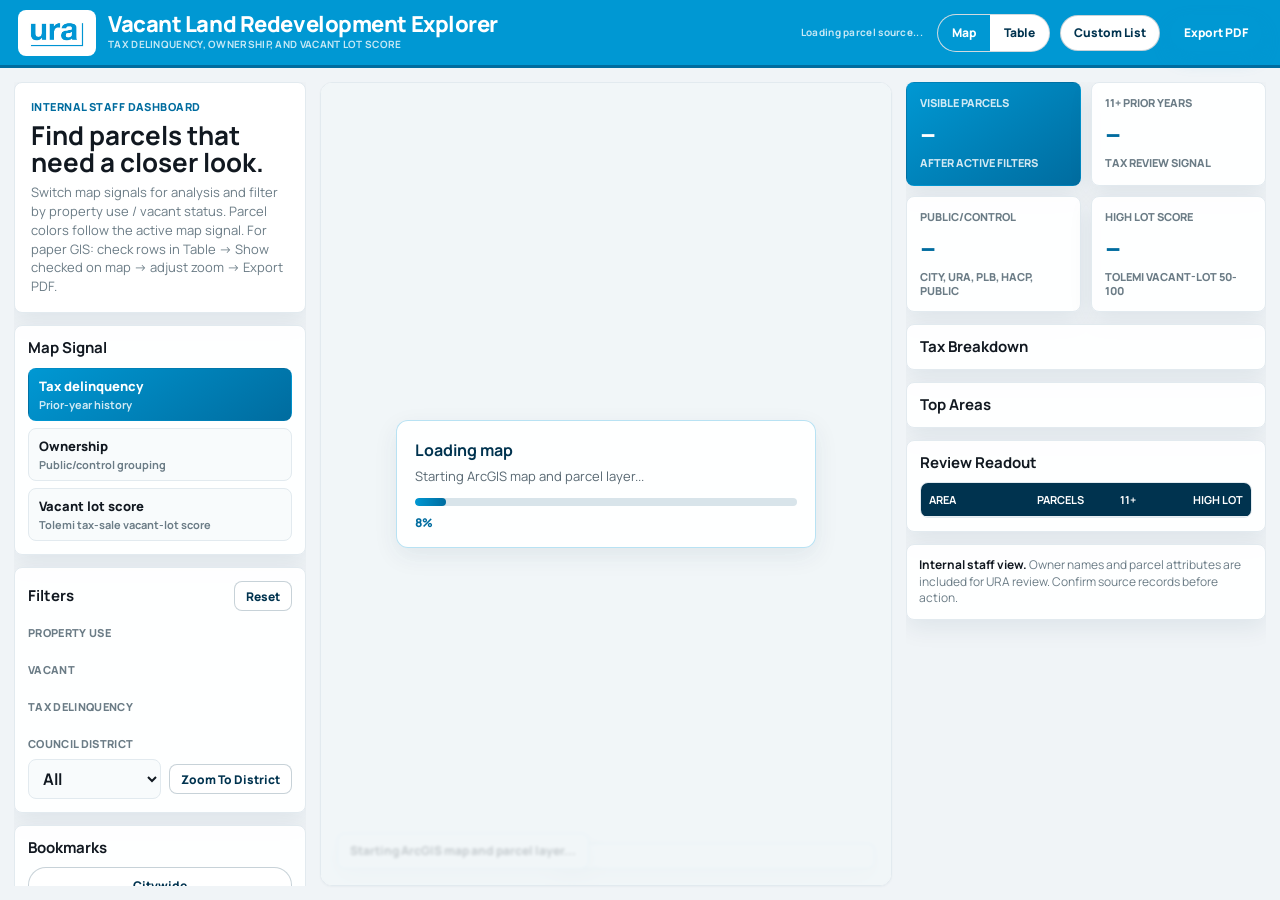
<file: docs/index.html>
<!doctype html>
<html lang="en">
  <head>
    <meta charset="utf-8" />
    <meta name="viewport" content="width=device-width, initial-scale=1" />
    <meta name="description" content="URA's map-first workspace for reviewing vacant-land redevelopment signals in Pittsburgh." />
    <meta name="theme-color" content="#0098d3" />
    <meta property="og:title" content="Vacant Land Redevelopment Explorer" />
    <meta property="og:description" content="URA's map-first workspace for reviewing vacant-land redevelopment signals in Pittsburgh." />
    <meta property="og:image" content="assets/vacant-land-redevelopment-thumbnail.png" />
    <meta name="twitter:card" content="summary_large_image" />
    <title>Vacant Land Redevelopment Explorer</title>
    <link rel="preconnect" href="https://js.arcgis.com" />
    <link rel="stylesheet" href="https://js.arcgis.com/4.30/esri/themes/light/main.css" />
    <link rel="stylesheet" href="styles.css" />
  </head>
  <body>
    <header class="app-header" aria-label="URA vacant land dashboard header">
      <a class="brand" href="https://www.ura.org/" aria-label="Urban Redevelopment Authority of Pittsburgh">
        <img src="assets/ura-wordmark.png" alt="URA Urban Redevelopment Authority of Pittsburgh logo" />
        <span>
          <strong>Vacant Land Redevelopment Explorer</strong>
          <em>Tax delinquency, ownership, and vacant lot score</em>
        </span>
      </a>
      <p class="freshness" id="sourceFreshness">
        Loading parcel source...
      </p>
      <div class="header-actions">
        <div class="view-toggle" role="group" aria-label="App view">
          <button class="view-toggle-button is-active" type="button" data-view-mode="map">Map</button>
          <button class="view-toggle-button" type="button" data-view-mode="table">Table</button>
        </div>
        <button class="ghost-button" id="customListButton" type="button">Custom List</button>
        <button class="small-button is-hidden" id="clearCustomListButton" type="button">Clear list</button>
        <button class="small-button is-hidden" id="clearCheckedMapButton" type="button">Clear checked map</button>
        <button class="primary-button" id="exportPdfButton" type="button">Export PDF</button>
        <button class="primary-button is-hidden" id="exportXlsxButton" type="button">Export XLSX</button>
      </div>
    </header>

    <main class="dashboard-shell" id="mapView">
      <aside class="control-panel" aria-label="Map controls">
        <section class="panel hero-panel">
          <span class="eyebrow">Internal staff dashboard</span>
          <h1>Find parcels that need a closer look.</h1>
          <p>Switch map signals for analysis and filter by property use / vacant status. Parcel colors follow the active map signal. For paper GIS: check rows in Table → Show checked on map → adjust zoom → Export PDF.</p>
          <div class="custom-list-banner is-hidden" id="customListBanner" aria-live="polite"></div>
          <div class="custom-list-banner checked-map-banner is-hidden" id="checkedMapBanner" aria-live="polite"></div>
        </section>

        <section class="panel">
          <div class="panel-head">
            <h2>Map Signal</h2>
          </div>
          <div class="segmented-control" id="signalModeControls" aria-label="Map signal"></div>
        </section>

        <section class="panel">
          <div class="panel-head">
            <h2>Filters</h2>
            <button class="small-button" id="resetFilters" type="button">Reset</button>
          </div>
          <h3>Property Use</h3>
          <div class="filter-list" id="useGroupFilters"></div>
          <h3>Vacant</h3>
          <div class="filter-list" id="vacantFilters"></div>
          <h3 id="signalFilterHeading">Tax Delinquency</h3>
          <div class="filter-list" id="signalFilters"></div>
          <h3>Council District</h3>
          <div class="district-filter">
            <label class="district-filter-label" for="councilDistrictSelect">
              <span class="sr-only">Council District</span>
              <select id="councilDistrictSelect" aria-label="Council District">
                <option value="">All</option>
              </select>
            </label>
            <button class="small-button" id="zoomToDistrictButton" type="button">Zoom To District</button>
          </div>
        </section>

        <section class="panel">
          <div class="panel-head">
            <h2>Bookmarks</h2>
          </div>
          <div class="bookmark-grid" aria-label="Area bookmarks">
            <button class="bookmark" data-center="-79.9959,40.4406" data-zoom="12" type="button">Citywide</button>
            <button class="bookmark" data-center="-79.9105,40.4572" data-zoom="14" type="button">Homewood</button>
            <button class="bookmark" data-center="-79.9706,40.4467" data-zoom="14" type="button">Hill District</button>
            <button class="bookmark" data-center="-80.0140,40.4682" data-zoom="14" type="button">Perry South</button>
            <button class="bookmark" data-center="-79.9137,40.4668" data-zoom="14" type="button">Larimer</button>
          </div>
        </section>

        <section class="panel">
          <div class="panel-head">
            <h2>Legend</h2>
          </div>
          <div class="legend-list" id="sideLegend"></div>
        </section>
      </aside>

      <section class="map-stage" aria-label="Vacant land redevelopment map">
        <div id="viewDiv"></div>
        <div class="map-loading-overlay" id="mapLoadingOverlay" aria-live="polite" aria-busy="true">
          <div class="map-loading-card">
            <strong id="mapLoadingTitle">Loading map</strong>
            <p id="mapLoadingStep">Starting ArcGIS map and parcel layer...</p>
            <div class="map-loading-track" aria-hidden="true">
              <div class="map-loading-bar" id="mapLoadingBar"></div>
            </div>
            <span class="map-loading-percent" id="mapLoadingPercent">8%</span>
          </div>
        </div>
        <div class="map-legend" id="mapLegend" aria-label="Current map legend"></div>
        <div class="map-status" id="mapStatus" aria-live="polite">Loading vacant land parcels...</div>
        <div class="export-status" id="exportStatus" aria-live="polite"></div>
      </section>

      <aside class="summary-panel" aria-label="Dashboard summary">
        <section class="metric-grid" aria-label="Current map metrics">
          <article class="metric-card primary">
            <span>Visible parcels</span>
            <strong id="visibleParcelMetric">--</strong>
            <em>after active filters</em>
          </article>
          <article class="metric-card">
            <span>11+ prior years</span>
            <strong id="longDelinquencyMetric">--</strong>
            <em>tax review signal</em>
          </article>
          <article class="metric-card">
            <span>Public/control</span>
            <strong id="publicControlMetric">--</strong>
            <em>City, URA, PLB, HACP, public</em>
          </article>
          <article class="metric-card">
            <span>High lot score</span>
            <strong id="vacantLotScoreMetric">--</strong>
            <em>Tolemi vacant-lot 50-100</em>
          </article>
        </section>

        <section class="panel">
          <div class="panel-head">
            <h2 id="signalChartTitle">Tax Breakdown</h2>
          </div>
          <div class="native-chart" id="signalChart" role="img" aria-label="Current signal breakdown"></div>
        </section>

        <section class="panel">
          <div class="panel-head">
            <h2>Top Areas</h2>
          </div>
          <div class="native-chart" id="areaChart" role="img" aria-label="Top neighborhoods under active filters"></div>
        </section>

        <section class="panel">
          <div class="panel-head">
            <h2>Review Readout</h2>
          </div>
          <div class="table-wrap">
            <table>
              <thead>
                <tr>
                  <th>Area</th>
                  <th>Parcels</th>
                  <th>11+</th>
                  <th>High lot</th>
                </tr>
              </thead>
              <tbody id="reviewTableBody"></tbody>
            </table>
          </div>
        </section>

        <section class="source-note">
          <strong>Internal staff view.</strong>
          Owner names and parcel attributes are included for URA review. Confirm source records before action.
        </section>
      </aside>
    </main>

    <section class="table-view" id="tableView" aria-label="Parcel spreadsheet table">
      <div class="table-toolbar">
        <div class="table-toolbar-main">
          <div class="table-workspace-heading">
            <span class="table-eyebrow">Parcel workspace</span>
            <strong id="tableRowCount">0 parcels</strong>
            <span class="table-toolbar-note" id="tableUniverseNote">All parcels available in the published dashboard bundle.</span>
          </div>
          <label class="table-universe">
            <span>Table universe</span>
            <select id="tableUniverseSelect" aria-describedby="tableUniverseNote">
              <option value="all">All published parcels</option>
              <option value="epp">EPP parcels only</option>
              <option value="map">Current map results</option>
            </select>
          </label>
          <label class="table-search">
            <span>Search this list</span>
            <input id="tableSearchInput" type="search" placeholder="Try a PIN, owner, project, or neighborhood" />
          </label>
        </div>
        <div class="table-toolbar-actions">
          <div class="table-selection-actions" aria-label="Selected parcel actions">
            <span class="table-action-label">Selected parcels</span>
            <span class="table-checked-count" id="tableCheckedCount">0 checked</span>
            <button class="small-button" id="tableSelectPageButton" type="button">Select this page</button>
            <button class="small-button quiet-button" id="tableClearCheckedButton" type="button" disabled>Clear selection</button>
            <button class="primary-button" id="tableShowCheckedMapButton" type="button" disabled>View on map</button>
            <button class="small-button" id="tableExportCheckedPdfButton" type="button" disabled>Export selected PDF</button>
          </div>
          <div class="table-utility-actions" aria-label="Table utilities">
            <details class="table-menu" id="tableHelpMenu">
              <summary class="small-button info-button">Help &amp; data</summary>
              <div class="table-menu-popover table-help-popover">
                <p class="table-menu-intro">New to the dataset? Start here before interpreting a field or acting on a record.</p>
                <button class="table-menu-item" id="tableDictionaryButton" type="button" aria-haspopup="dialog">
                  <strong>Understand the columns</strong>
                  <span>Plain-language definitions and the source for every field.</span>
                </button>
                <button class="table-menu-item" id="tableSourcesButton" type="button" aria-haspopup="dialog">
                  <strong>Check data freshness</strong>
                  <span>See each source and when its current snapshot was updated.</span>
                </button>
              </div>
            </details>
            <details class="table-menu" id="tableOptionsMenu">
              <summary class="small-button">Table options</summary>
              <div class="table-menu-popover compact-menu-popover">
                <button class="table-menu-item" id="tableColumnsButton" type="button">
                  <strong>Choose visible columns</strong>
                  <span>Show only the fields useful for your review.</span>
                </button>
              </div>
            </details>
          </div>
          <button class="primary-button" id="tableExportButton" type="button">Export XLSX</button>
        </div>
      </div>

      <section class="table-filter-panel" aria-labelledby="tableFilterTitle">
        <div class="table-filter-heading">
          <div>
            <span class="table-eyebrow">Step 1</span>
            <h2 id="tableFilterTitle">Narrow the parcel list</h2>
            <p>Start with the common filters. Open “More filters” only when you need a specific program or source field.</p>
          </div>
          <div class="table-filter-status">
            <span id="tableActiveFilterCount">No table filters applied</span>
            <button class="small-button quiet-button" id="tableClearFilters" type="button">Reset filters</button>
          </div>
        </div>
        <div class="table-filter-bar" id="tableFilterBar"></div>
      </section>

      <div class="spreadsheet-wrap">
        <table class="spreadsheet-table" id="spreadsheetTable">
          <thead id="spreadsheetHead"></thead>
          <tbody id="spreadsheetBody"></tbody>
        </table>
      </div>

      <div class="table-pagination">
        <button class="small-button" id="tablePrevPage" type="button">Previous</button>
        <span id="tablePageLabel">Page 1</span>
        <button class="small-button" id="tableNextPage" type="button">Next</button>
        <label class="table-page-size">
          Rows
          <select id="tablePageSize">
            <option value="100">100</option>
            <option value="250" selected>250</option>
            <option value="500">500</option>
          </select>
        </label>
      </div>
    </section>

    <div class="modal-backdrop is-hidden" id="columnPickerModal" aria-hidden="true">
      <div class="modal-card" role="dialog" aria-labelledby="columnPickerTitle">
        <div class="modal-head">
          <h2 id="columnPickerTitle">Visible columns</h2>
          <button class="small-button" type="button" data-close-modal="columnPickerModal">Close</button>
        </div>
        <div class="modal-checklist" id="columnPickerList"></div>
        <div class="modal-actions">
          <button class="small-button" id="columnPickerSelectAll" type="button">Select all</button>
          <button class="small-button" id="columnPickerSelectNone" type="button">Select none</button>
          <button class="primary-button" type="button" data-close-modal="columnPickerModal">Done</button>
        </div>
      </div>
    </div>

    <div class="modal-backdrop is-hidden" id="dataDictionaryModal" aria-hidden="true">
      <div class="modal-card wide-modal" role="dialog" aria-modal="true" aria-labelledby="dataDictionaryTitle">
        <div class="modal-head">
          <div>
            <span class="modal-eyebrow">Data guide</span>
            <h2 id="dataDictionaryTitle">Understand the table columns</h2>
            <p>Use this guide when a label or value is unfamiliar. Each row explains what the field means and where it came from.</p>
          </div>
          <button class="small-button" type="button" data-close-modal="dataDictionaryModal">Close</button>
        </div>
        <label class="dictionary-search">
          <span>Find a field</span>
          <input id="dataDictionarySearch" type="search" placeholder="Search a column name, meaning, or source" />
        </label>
        <div class="dictionary-table-wrap">
          <table class="dictionary-table">
            <thead><tr><th>Column</th><th>Description</th><th>Source</th></tr></thead>
            <tbody id="dataDictionaryBody"></tbody>
          </table>
        </div>
        <div class="modal-actions dictionary-footer">
          <p>Screening definitions only. Confirm source records before operational, legal, tax-sale, or zoning decisions.</p>
          <button class="primary-button" type="button" data-close-modal="dataDictionaryModal">Done</button>
        </div>
      </div>
    </div>

    <div class="modal-backdrop is-hidden" id="sourceFreshnessModal" aria-hidden="true">
      <div class="modal-card source-modal" role="dialog" aria-modal="true" aria-labelledby="sourceFreshnessTitle">
        <div class="modal-head">
          <div>
            <span class="modal-eyebrow">Data guide</span>
            <h2 id="sourceFreshnessTitle">Check data freshness</h2>
            <p>These dates show the source snapshots included in the dashboard you are viewing.</p>
          </div>
          <button class="small-button" type="button" data-close-modal="sourceFreshnessModal">Close</button>
        </div>
        <div class="dictionary-table-wrap">
          <table class="dictionary-table source-freshness-table">
            <thead><tr><th>Source</th><th>Last update</th></tr></thead>
            <tbody id="sourceFreshnessBody"></tbody>
          </table>
        </div>
        <div class="modal-actions dictionary-footer">
          <p>Dates describe the extract or cache in the current build, not the upstream system's live state.</p>
          <button class="primary-button" type="button" data-close-modal="sourceFreshnessModal">Done</button>
        </div>
      </div>
    </div>

    <div class="modal-backdrop is-hidden" id="exportColumnsModal" aria-hidden="true">
      <div class="modal-card" role="dialog" aria-labelledby="exportColumnsTitle">
        <div class="modal-head">
          <h2 id="exportColumnsTitle">Export XLSX columns</h2>
          <button class="small-button" type="button" data-close-modal="exportColumnsModal">Close</button>
        </div>
        <p class="modal-note">Exports the current table-filtered rows. Internal staff use only.</p>
        <div class="modal-checklist" id="exportColumnsList"></div>
        <div class="modal-actions">
          <button class="small-button" id="exportColumnsSelectAll" type="button">Select all</button>
          <button class="small-button" id="exportColumnsSelectNone" type="button">Select none</button>
          <button class="primary-button" id="confirmExportXlsx" type="button">Download XLSX</button>
        </div>
      </div>
    </div>

    <div class="modal-backdrop is-hidden" id="pdfOptionsModal" aria-hidden="true">
      <div class="modal-card" role="dialog" aria-labelledby="pdfOptionsTitle">
        <div class="modal-head">
          <h2 id="pdfOptionsTitle">Paper GIS PDF options</h2>
          <button class="small-button" type="button" data-close-modal="pdfOptionsModal">Close</button>
        </div>
        <p class="modal-note">
          Keeps the current map zoom/extent. Choose which side-panel details to include on the paper map.
        </p>
        <div class="modal-checklist" id="pdfMetricsList"></div>
        <div class="modal-actions">
          <button class="small-button" id="pdfMetricsSelectAll" type="button">Select all</button>
          <button class="small-button" id="pdfMetricsSelectNone" type="button">Select none</button>
          <button class="primary-button" id="confirmExportPdf" type="button">Create PDF</button>
        </div>
      </div>
    </div>

    <div class="modal-backdrop is-hidden" id="customListModal" aria-hidden="true">
      <div class="modal-card custom-list-modal" role="dialog" aria-labelledby="customListTitle">
        <div class="modal-head">
          <h2 id="customListTitle">Custom List Visualizer</h2>
          <button class="small-button" type="button" data-close-modal="customListModal">Close</button>
        </div>
        <p class="modal-note">
          Upload an XLSX or CSV with parcel PINs (e.g. <code>parcel_id</code> / <code>par_pin</code>).
          The app inner-joins to vacant-land parcels already loaded, colors by the active map signal, and supports paper GIS PDF export.
        </p>
        <div class="custom-list-form">
          <label class="custom-list-file">
            <span>Spreadsheet file</span>
            <input id="customListFileInput" type="file" accept=".xlsx,.xls,.csv,text/csv,application/vnd.openxmlformats-officedocument.spreadsheetml.sheet,application/vnd.ms-excel" />
          </label>
          <label class="custom-list-select is-hidden" id="customListSheetLabel">
            <span>Sheet</span>
            <select id="customListSheetSelect"></select>
          </label>
          <label class="custom-list-select is-hidden" id="customListPinLabel">
            <span>PIN column</span>
            <select id="customListPinSelect"></select>
          </label>
          <p class="custom-list-preview" id="customListPreview">No file selected.</p>
        </div>
        <div class="modal-actions">
          <button class="small-button" type="button" data-close-modal="customListModal">Cancel</button>
          <button class="primary-button" id="applyCustomListButton" type="button" disabled>Apply list to map</button>
        </div>
      </div>
    </div>

    <script src="https://cdn.sheetjs.com/xlsx-0.20.3/package/dist/xlsx.full.min.js"></script>
    <script src="https://js.arcgis.com/4.30/"></script>
    <script src="app.js?v=district-zoom-20260723c"></script>
  </body>
</html>
</file>
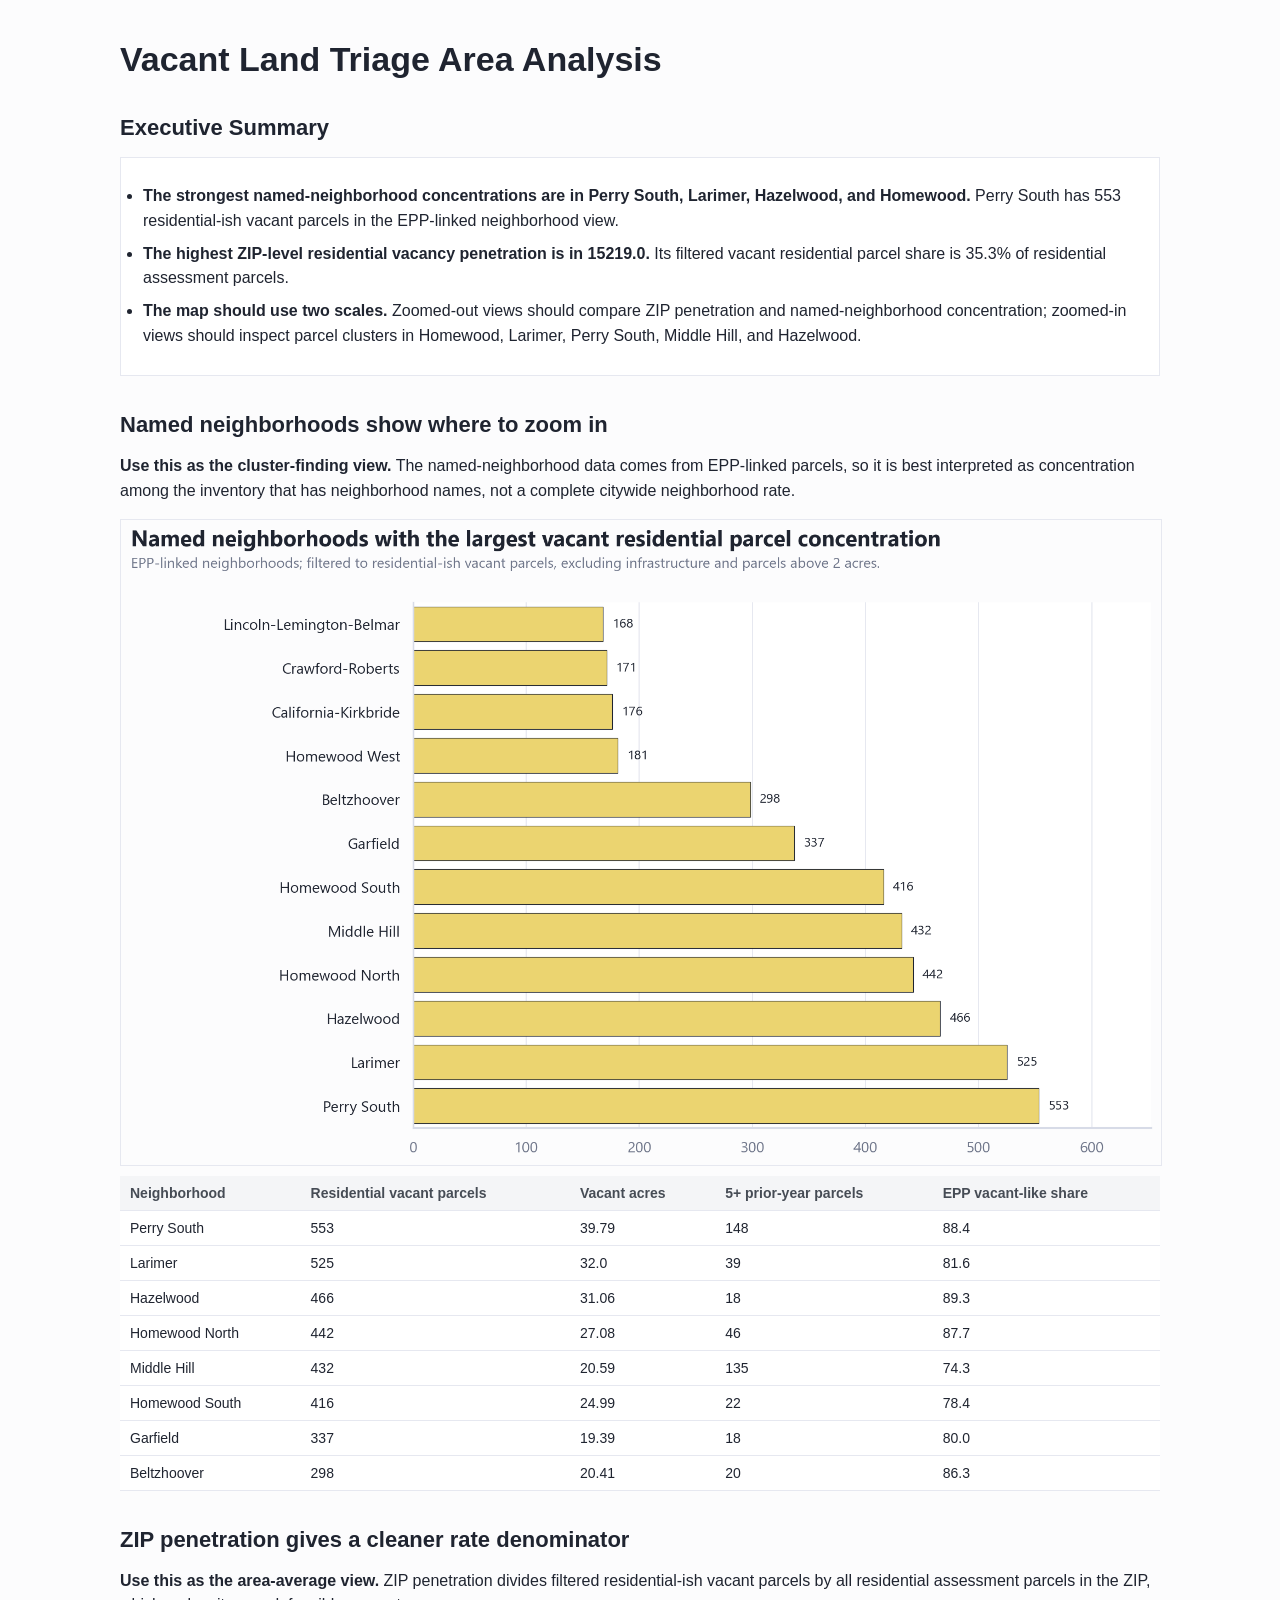
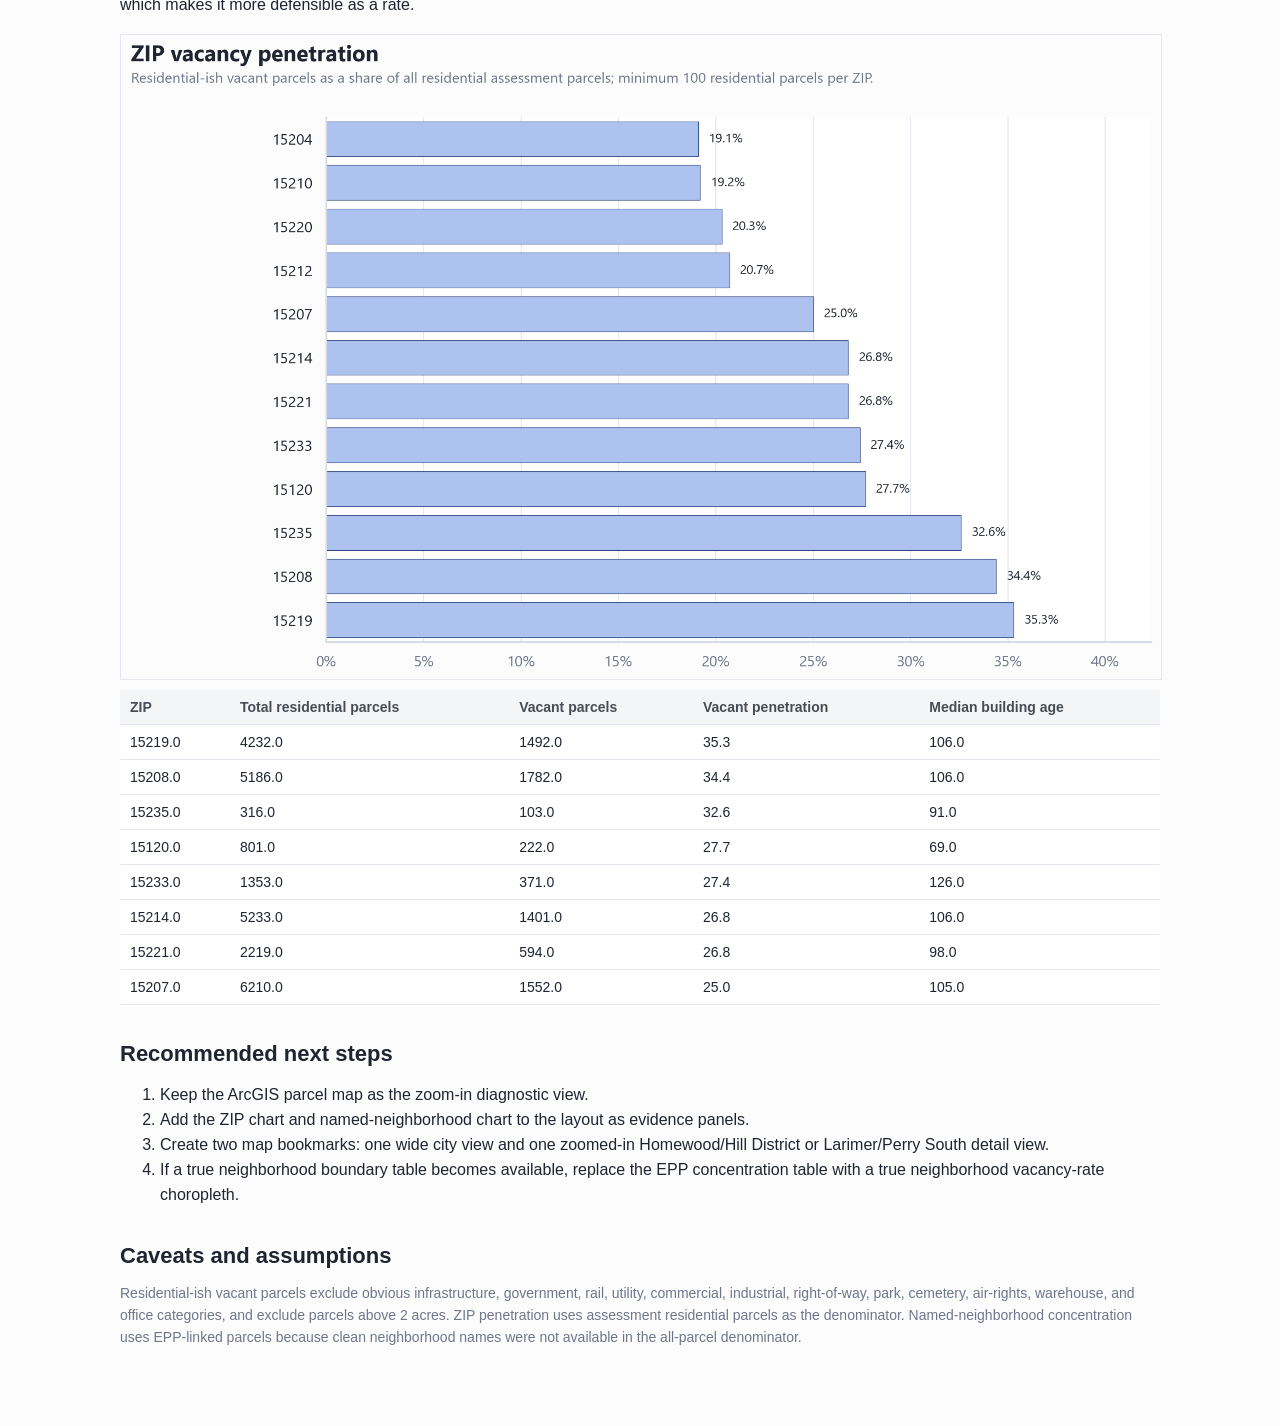
<file: reports/vacant_land_area_analysis.html>
<!doctype html>
<html lang="en">
<head>
  <meta charset="utf-8">
  <meta name="viewport" content="width=device-width, initial-scale=1">
  <title>Vacant Land Triage Area Analysis</title>
  <style>
    body { margin: 0; background: #FCFCFD; color: #1F2430; font-family: Aptos, Segoe UI, Arial, sans-serif; }
    main { max-width: 1040px; margin: 0 auto; padding: 40px 24px 64px; }
    h1 { font-size: 34px; margin: 0 0 24px; }
    h2 { font-size: 22px; margin: 36px 0 12px; }
    p, li { font-size: 16px; line-height: 1.55; }
    .summary { background: #fff; border: 1px solid #E6E8F0; padding: 18px 22px; }
    .summary li { margin: 8px 0; }
    img { display: block; max-width: 100%; background: #fff; border: 1px solid #E6E8F0; }
    table { border-collapse: collapse; width: 100%; background: #fff; margin-top: 10px; font-size: 14px; }
    th, td { text-align: left; border-bottom: 1px solid #E6E8F0; padding: 9px 10px; }
    th { color: #464C55; background: #F4F5F7; }
    .note { color: #6F768A; font-size: 14px; }
  </style>
</head>
<body>
<main>
  <h1>Vacant Land Triage Area Analysis</h1>

  <h2>Executive Summary</h2>
  <ul class="summary">
    <li><strong>The strongest named-neighborhood concentrations are in Perry South, Larimer, Hazelwood, and Homewood.</strong> Perry South has 553 residential-ish vacant parcels in the EPP-linked neighborhood view.</li>
    <li><strong>The highest ZIP-level residential vacancy penetration is in 15219.0.</strong> Its filtered vacant residential parcel share is 35.3% of residential assessment parcels.</li>
    <li><strong>The map should use two scales.</strong> Zoomed-out views should compare ZIP penetration and named-neighborhood concentration; zoomed-in views should inspect parcel clusters in Homewood, Larimer, Perry South, Middle Hill, and Hazelwood.</li>
  </ul>

  <h2>Named neighborhoods show where to zoom in</h2>
  <p><strong>Use this as the cluster-finding view.</strong> The named-neighborhood data comes from EPP-linked parcels, so it is best interpreted as concentration among the inventory that has neighborhood names, not a complete citywide neighborhood rate.</p>
  <img src="assets/neighborhood_vacancy_concentration.png" alt="Ranked bar chart of named neighborhoods by residential vacant parcels">
  <table>
    <thead><tr><th>Neighborhood</th><th>Residential vacant parcels</th><th>Vacant acres</th><th>5+ prior-year parcels</th><th>EPP vacant-like share</th></tr></thead>
    <tbody>
      <tr><td>Perry South</td><td>553</td><td>39.79</td><td>148</td><td>88.4</td></tr>
<tr><td>Larimer</td><td>525</td><td>32.0</td><td>39</td><td>81.6</td></tr>
<tr><td>Hazelwood</td><td>466</td><td>31.06</td><td>18</td><td>89.3</td></tr>
<tr><td>Homewood North</td><td>442</td><td>27.08</td><td>46</td><td>87.7</td></tr>
<tr><td>Middle Hill</td><td>432</td><td>20.59</td><td>135</td><td>74.3</td></tr>
<tr><td>Homewood South</td><td>416</td><td>24.99</td><td>22</td><td>78.4</td></tr>
<tr><td>Garfield</td><td>337</td><td>19.39</td><td>18</td><td>80.0</td></tr>
<tr><td>Beltzhoover</td><td>298</td><td>20.41</td><td>20</td><td>86.3</td></tr>
    </tbody>
  </table>

  <h2>ZIP penetration gives a cleaner rate denominator</h2>
  <p><strong>Use this as the area-average view.</strong> ZIP penetration divides filtered residential-ish vacant parcels by all residential assessment parcels in the ZIP, which makes it more defensible as a rate.</p>
  <img src="assets/zip_vacancy_penetration.png" alt="Ranked bar chart of ZIP vacancy penetration">
  <table>
    <thead><tr><th>ZIP</th><th>Total residential parcels</th><th>Vacant parcels</th><th>Vacant penetration</th><th>Median building age</th></tr></thead>
    <tbody>
      <tr><td>15219.0</td><td>4232.0</td><td>1492.0</td><td>35.3</td><td>106.0</td></tr>
<tr><td>15208.0</td><td>5186.0</td><td>1782.0</td><td>34.4</td><td>106.0</td></tr>
<tr><td>15235.0</td><td>316.0</td><td>103.0</td><td>32.6</td><td>91.0</td></tr>
<tr><td>15120.0</td><td>801.0</td><td>222.0</td><td>27.7</td><td>69.0</td></tr>
<tr><td>15233.0</td><td>1353.0</td><td>371.0</td><td>27.4</td><td>126.0</td></tr>
<tr><td>15214.0</td><td>5233.0</td><td>1401.0</td><td>26.8</td><td>106.0</td></tr>
<tr><td>15221.0</td><td>2219.0</td><td>594.0</td><td>26.8</td><td>98.0</td></tr>
<tr><td>15207.0</td><td>6210.0</td><td>1552.0</td><td>25.0</td><td>105.0</td></tr>
    </tbody>
  </table>

  <h2>Recommended next steps</h2>
  <ol>
    <li>Keep the ArcGIS parcel map as the zoom-in diagnostic view.</li>
    <li>Add the ZIP chart and named-neighborhood chart to the layout as evidence panels.</li>
    <li>Create two map bookmarks: one wide city view and one zoomed-in Homewood/Hill District or Larimer/Perry South detail view.</li>
    <li>If a true neighborhood boundary table becomes available, replace the EPP concentration table with a true neighborhood vacancy-rate choropleth.</li>
  </ol>

  <h2>Caveats and assumptions</h2>
  <p class="note">Residential-ish vacant parcels exclude obvious infrastructure, government, rail, utility, commercial, industrial, right-of-way, park, cemetery, air-rights, warehouse, and office categories, and exclude parcels above 2 acres. ZIP penetration uses assessment residential parcels as the denominator. Named-neighborhood concentration uses EPP-linked parcels because clean neighborhood names were not available in the all-parcel denominator.</p>
</main>
</body>
</html>
</file>
<file: docs/styles.css>
@import url("https://fonts.googleapis.com/css2?family=Manrope:wght@400;500;600;700;800&display=swap");

:root {
  --ura-blue: #0098d3;
  --ura-blue-dark: #006c9f;
  --ura-deep: #00334f;
  --canvas: #f0f4f7;
  --paper: #ffffff;
  --paper-soft: #f8fbfc;
  --ink: #111820;
  --muted: #6b7c86;
  --line: #e2eaef;
  --green: #2e7d32;
  --orange: #c2410c;
  --gold: #f0c24b;
  --danger: #c54036;
  --shadow: 0 1px 2px rgba(0, 47, 76, 0.04);
  --soft-shadow: 0 8px 24px rgba(0, 47, 76, 0.08);
  --radius-sm: 8px;
  --radius-md: 12px;
  --radius-lg: 18px;
  --header-height: 68px;
}

* {
  box-sizing: border-box;
}

html,
body {
  min-height: 100%;
}

body {
  margin: 0;
  color: var(--ink);
  background: var(--canvas);
  font-family: "Manrope", "Segoe UI", Arial, sans-serif;
  font-feature-settings: "cv02", "cv03", "cv04", "cv11";
}

button,
a {
  font: inherit;
}

button {
  cursor: pointer;
}

.app-header {
  display: grid;
  grid-template-columns: minmax(260px, auto) minmax(240px, 1fr) auto;
  align-items: center;
  gap: 14px;
  min-height: var(--header-height);
  padding: 9px 18px;
  color: #ffffff;
  background: var(--ura-blue);
  border-bottom: 3px solid var(--ura-blue-dark);
}

.brand {
  display: flex;
  align-items: center;
  gap: 12px;
  min-width: 0;
  color: #ffffff;
  text-decoration: none;
}

.brand img {
  width: 78px;
  height: 46px;
  padding: 6px 8px;
  object-fit: contain;
  background: #ffffff;
  border: 1px solid rgba(255, 255, 255, 0.65);
  border-radius: var(--radius-sm);
}

.brand span {
  display: grid;
  gap: 2px;
  min-width: 0;
}

.brand strong {
  font-size: 22px;
  font-weight: 800;
  line-height: 1.05;
  letter-spacing: -0.02em;
}

.brand em,
.freshness {
  color: rgba(255, 255, 255, 0.78);
  font-size: 10px;
  font-style: normal;
  font-weight: 700;
  letter-spacing: 0.03em;
  line-height: 1.35;
  text-transform: uppercase;
}

.freshness {
  margin: 0;
  text-align: right;
  text-transform: none;
}

.header-actions {
  display: flex;
  align-items: center;
  gap: 10px;
}

.ghost-button,
.primary-button,
.small-button,
.bookmark {
  display: inline-flex;
  align-items: center;
  justify-content: center;
  min-height: 36px;
  padding: 0 13px;
  border: 1px solid rgba(0, 51, 79, 0.22);
  border-radius: 999px;
  color: var(--ura-deep);
  background: #ffffff;
  font-size: 12px;
  font-weight: 800;
  text-decoration: none;
}

.primary-button {
  color: #ffffff;
  background: var(--ura-blue);
  border-color: var(--ura-blue);
  box-shadow: 0 8px 18px rgba(0, 152, 211, 0.22);
}

.primary-button:disabled {
  cursor: not-allowed;
  opacity: 0.7;
}

.small-button {
  min-height: 30px;
  padding: 0 11px;
  border-radius: var(--radius-sm);
}

button:focus-visible,
a:focus-visible,
input:focus-visible,
select:focus-visible {
  outline: 3px solid rgba(0, 152, 211, 0.38);
  outline-offset: 2px;
}

.panel,
.metric-card,
.source-note,
.table-view,
.modal-card {
  border-radius: var(--radius-sm);
}

.ghost-button:hover,
.small-button:hover,
.bookmark:hover {
  border-color: var(--ura-blue);
  color: var(--ura-blue-dark);
}

.primary-button:hover {
  background: var(--ura-blue-dark);
}

.ghost-button.is-active-list {
  border-color: var(--ura-blue);
  color: var(--ura-blue-dark);
  background: rgba(0, 152, 211, 0.12);
}

.dashboard-shell {
  display: grid;
  grid-template-columns: 292px minmax(520px, 1fr) 360px;
  gap: 14px;
  height: calc(100vh - var(--header-height));
  min-height: 680px;
  padding: 14px;
}

.control-panel,
.summary-panel {
  display: flex;
  flex-direction: column;
  gap: 12px;
  min-width: 0;
  overflow: auto;
}

.map-stage {
  position: relative;
  min-width: 0;
  overflow: hidden;
  background: var(--paper);
  border: 1px solid var(--line);
  border-radius: 12px;
  box-shadow: var(--shadow);
}

#viewDiv {
  width: 100%;
  height: 100%;
}

.panel,
.metric-card,
.source-note {
  background: rgba(255, 255, 255, 0.96);
  border: 1px solid var(--line);
  border-radius: 8px;
  box-shadow: var(--soft-shadow);
}

.panel {
  padding: 13px;
}

.hero-panel {
  padding: 16px;
  background: #ffffff;
}

.eyebrow {
  display: block;
  margin-bottom: 8px;
  color: var(--ura-blue-dark);
  font-size: 11px;
  font-weight: 900;
  letter-spacing: 0.04em;
  text-transform: uppercase;
}

h1,
h2,
h3,
p {
  margin-top: 0;
}

h1 {
  margin-bottom: 8px;
  font-size: 26px;
  line-height: 1.02;
  letter-spacing: 0;
}

h2 {
  margin: 0;
  color: var(--ink);
  font-size: 15px;
  line-height: 1.2;
}

h3 {
  margin: 14px 0 8px;
  color: var(--muted);
  font-size: 11px;
  font-weight: 900;
  letter-spacing: 0.03em;
  text-transform: uppercase;
}

p {
  margin-bottom: 0;
  color: var(--muted);
  font-size: 13px;
  line-height: 1.45;
}

.panel-head {
  display: flex;
  align-items: center;
  justify-content: space-between;
  gap: 10px;
}

.segmented-control {
  display: grid;
  grid-template-columns: 1fr;
  gap: 7px;
  margin-top: 11px;
}

.segment-button {
  min-height: 42px;
  padding: 8px 10px;
  border: 1px solid var(--line);
  border-radius: 8px;
  color: var(--ink);
  background: var(--paper-soft);
  text-align: left;
  font-size: 13px;
  font-weight: 800;
}

.segment-button span {
  display: block;
  margin-top: 2px;
  color: var(--muted);
  font-size: 11px;
  font-weight: 700;
}

.segment-button.is-active {
  color: #ffffff;
  background: linear-gradient(145deg, var(--ura-blue), var(--ura-blue-dark));
  border-color: transparent;
}

.segment-button.is-active span {
  color: rgba(255, 255, 255, 0.82);
}

.filter-list,
.legend-list,
.native-chart {
  display: grid;
  gap: 8px;
}

.district-filter {
  display: grid;
  grid-template-columns: minmax(0, 1fr) auto;
  gap: 8px;
  align-items: center;
}

.district-filter-label {
  display: block;
  min-width: 0;
}

.district-filter select {
  width: 100%;
  min-height: 36px;
  padding: 7px 10px;
  border: 1px solid var(--line);
  border-radius: 8px;
  background: var(--paper-soft);
  color: var(--ink);
  font: inherit;
  font-weight: 700;
}

.sr-only {
  position: absolute;
  width: 1px;
  height: 1px;
  padding: 0;
  margin: -1px;
  overflow: hidden;
  clip: rect(0, 0, 0, 0);
  white-space: nowrap;
  border: 0;
}

.filter-item {
  display: grid;
  grid-template-columns: minmax(0, 1fr) auto;
  align-items: center;
  gap: 8px;
  min-height: 36px;
  padding: 8px 9px;
  background: var(--paper-soft);
  border: 1px solid var(--line);
  border-radius: 8px;
}

.filter-left,
.legend-item {
  display: flex;
  align-items: center;
  min-width: 0;
  gap: 8px;
}

.filter-item input {
  width: 16px;
  height: 16px;
  margin: 0;
  accent-color: var(--ura-blue);
}

.swatch,
.legend-swatch {
  width: 13px;
  height: 13px;
  flex: 0 0 13px;
  border: 1px solid rgba(20, 41, 53, 0.28);
  border-radius: 50%;
}

.ownership-legend-list {
  gap: 10px;
}

.ownership-legend-item {
  gap: 9px;
}

.ownership-swatch {
  width: 22px;
  height: 16px;
  flex-basis: 22px;
  border: 0;
  border-radius: 0;
  clip-path: polygon(0 0, 100% 72%, 0 100%);
}

.filter-label,
.legend-label {
  min-width: 0;
  color: var(--ink);
  font-size: 12px;
  font-weight: 800;
  overflow-wrap: anywhere;
}

.filter-count,
.legend-count {
  color: var(--muted);
  font-size: 11px;
  font-weight: 800;
  white-space: nowrap;
}

.bookmark-grid {
  display: grid;
  grid-template-columns: repeat(2, minmax(0, 1fr));
  gap: 8px;
  margin-top: 10px;
}

.bookmark:first-child {
  grid-column: 1 / -1;
}

.metric-grid {
  display: grid;
  grid-template-columns: repeat(2, minmax(0, 1fr));
  gap: 10px;
}

.metric-card {
  min-height: 104px;
  padding: 13px;
}

.metric-card.primary {
  color: #ffffff;
  background: linear-gradient(145deg, var(--ura-blue), var(--ura-blue-dark));
  border-color: transparent;
}

.metric-card span,
.metric-card em {
  display: block;
  color: var(--muted);
  font-size: 11px;
  font-style: normal;
  font-weight: 900;
  line-height: 1.25;
  text-transform: uppercase;
}

.metric-card.primary span,
.metric-card.primary em {
  color: rgba(255, 255, 255, 0.82);
}

.metric-card strong {
  display: block;
  margin: 10px 0 8px;
  color: var(--ura-blue-dark);
  font-size: 30px;
  line-height: 0.95;
}

.metric-card.primary strong {
  color: #ffffff;
}

.chart-row {
  display: grid;
  grid-template-columns: minmax(94px, 0.9fr) minmax(86px, 1fr) auto;
  align-items: center;
  gap: 9px;
  min-height: 26px;
}

.chart-label,
.chart-value {
  color: var(--ink);
  font-size: 12px;
  font-weight: 800;
  overflow-wrap: anywhere;
}

.chart-track {
  height: 12px;
  overflow: hidden;
  background: #d9edf4;
  border-radius: 999px;
}

.chart-bar {
  display: block;
  height: 100%;
  min-width: 3px;
  border-radius: inherit;
  background: var(--ura-blue);
}

.chart-value {
  color: var(--ura-blue-dark);
  text-align: right;
  white-space: nowrap;
}

.table-wrap {
  margin-top: 10px;
  overflow: auto;
  border: 1px solid var(--line);
  border-radius: 8px;
}

table {
  width: 100%;
  border-collapse: collapse;
  background: #ffffff;
  font-size: 12px;
}

th,
td {
  padding: 9px 8px;
  border-bottom: 1px solid #e8eef2;
  text-align: left;
  vertical-align: top;
}

th {
  color: #ffffff;
  background: var(--ura-deep);
  font-size: 11px;
  text-transform: uppercase;
}

td:not(:first-child),
th:not(:first-child) {
  text-align: right;
  white-space: nowrap;
}

tr:last-child td {
  border-bottom: 0;
}

.source-note {
  padding: 12px;
  color: var(--muted);
  font-size: 12px;
  line-height: 1.4;
}

.source-note strong {
  color: var(--ink);
}

.map-legend,
.map-status,
.export-status {
  position: absolute;
  z-index: 5;
  max-width: min(360px, calc(100% - 32px));
  background: rgba(255, 255, 255, 0.96);
  border: 1px solid rgba(0, 152, 211, 0.2);
  border-radius: 8px;
  box-shadow: var(--soft-shadow);
}

.map-legend {
  right: 16px;
  bottom: 16px;
  width: 320px;
  padding: 12px;
}

.map-legend .legend-title {
  display: block;
  margin-bottom: 8px;
  color: var(--ura-blue-dark);
  font-size: 12px;
  font-weight: 900;
  letter-spacing: 0.03em;
  text-transform: uppercase;
}

.map-status,
.export-status {
  left: 16px;
  bottom: 16px;
  padding: 9px 12px;
  color: var(--ink);
  font-size: 12px;
  font-weight: 800;
  line-height: 1.35;
}

.map-loading-overlay {
  position: absolute;
  inset: 0;
  z-index: 8;
  display: grid;
  place-items: center;
  padding: 18px;
  background: rgba(238, 244, 247, 0.82);
  backdrop-filter: blur(1.5px);
}

.map-loading-overlay.is-hidden {
  display: none;
}

.map-loading-card {
  width: min(420px, 100%);
  padding: 18px 18px 16px;
  border: 1px solid rgba(0, 152, 211, 0.28);
  border-radius: 12px;
  background: rgba(255, 255, 255, 0.97);
  box-shadow: var(--soft-shadow);
  color: #142935;
}

.map-loading-card strong {
  display: block;
  margin-bottom: 6px;
  color: #00334f;
  font-size: 16px;
}

.map-loading-card p {
  margin: 0 0 12px;
  color: #586872;
  font-size: 13px;
  line-height: 1.4;
}

.map-loading-track {
  height: 8px;
  overflow: hidden;
  border-radius: 999px;
  background: #d8e4ea;
}

.map-loading-bar {
  width: 8%;
  height: 100%;
  border-radius: inherit;
  background: linear-gradient(90deg, #0098d3, #006c9f);
  transition: width 0.35s ease;
}

.map-loading-percent {
  display: block;
  margin-top: 8px;
  color: #006c9f;
  font-size: 12px;
  font-weight: 800;
}

.export-status {
  bottom: auto;
  top: 16px;
}

.map-status.is-hidden,
.export-status:empty {
  display: none;
}

.empty-chart {
  padding: 12px;
  color: var(--muted);
  background: var(--paper-soft);
  border: 1px dashed var(--line);
  border-radius: 8px;
  font-size: 12px;
  font-weight: 800;
}

.popup-grid {
  display: grid;
  grid-template-columns: max-content minmax(0, 1fr);
  gap: 7px 12px;
  min-width: 250px;
}

.popup-grid dt {
  color: #687985;
  font-weight: 800;
}

.popup-grid dd {
  margin: 0;
  color: #1b2f39;
  overflow-wrap: anywhere;
}

.popup-coords {
  margin: 4px 0 0;
  color: #687985;
  font-family: ui-monospace, SFMono-Regular, Menlo, Consolas, monospace;
  font-size: 0.92em;
}

.popup-external-links {
  margin: 6px 0 0;
}

.popup-external-links a {
  color: #0078a8;
  font-weight: 700;
  text-decoration: none;
}

.popup-external-links a:hover {
  text-decoration: underline;
}

.esri-popup__main-container {
  border-radius: 8px;
}

@media (max-width: 1180px) {
  .dashboard-shell {
    grid-template-columns: 280px minmax(520px, 1fr);
    height: auto;
    min-height: 0;
  }

  .summary-panel {
    grid-column: 1 / -1;
    display: grid;
    grid-template-columns: repeat(2, minmax(0, 1fr));
    overflow: visible;
  }

  .metric-grid,
  .source-note {
    grid-column: 1 / -1;
  }

  .map-stage {
    min-height: 680px;
  }
}

@media (max-width: 860px) {
  :root {
    --header-height: auto;
  }

  .app-header {
    grid-template-columns: 1fr;
    gap: 10px;
  }

  .freshness {
    text-align: left;
  }

  .header-actions {
    flex-wrap: wrap;
  }

  .dashboard-shell {
    grid-template-columns: 1fr;
    padding: 10px;
  }

  .control-panel,
  .summary-panel {
    overflow: visible;
  }

  .map-stage {
    min-height: 62vh;
    order: -1;
  }

  .summary-panel {
    grid-template-columns: 1fr;
  }
}

@media (max-width: 560px) {
  .brand {
    align-items: flex-start;
  }

  .brand img {
    width: 76px;
    height: 38px;
  }

  .brand strong {
    font-size: 18px;
  }

  h1 {
    font-size: 22px;
  }

  .metric-grid,
  .bookmark-grid {
    grid-template-columns: 1fr;
  }

  .chart-row {
    grid-template-columns: 1fr auto;
  }

  .chart-track {
    grid-column: 1 / -1;
    grid-row: 2;
  }

  .map-legend {
    display: none;
  }
}

/* Map / Table view toggle */
.view-toggle {
  display: inline-flex;
  border: 1px solid rgba(0, 51, 79, 0.18);
  border-radius: 999px;
  overflow: hidden;
  background: #ffffff;
}

.view-toggle-button {
  min-height: 36px;
  padding: 0 14px;
  border: 0;
  background: transparent;
  color: var(--ura-deep);
  font-size: 12px;
  font-weight: 800;
  cursor: pointer;
}

.view-toggle-button.is-active {
  background: var(--ura-blue);
  color: #ffffff;
}

.is-hidden {
  display: none !important;
}

body.is-table-view .dashboard-shell {
  display: none !important;
}

body.is-table-view .table-view {
  display: grid !important;
}

.table-view {
  display: none;
  grid-template-rows: auto auto minmax(0, 1fr) auto;
  height: calc(100vh - 72px);
  min-height: 520px;
  background: #eef4f7;
  padding: 12px 14px 16px;
  gap: 10px;
}

.table-toolbar,
.table-filter-panel,
.table-pagination,
.modal-card {
  background: #ffffff;
  border: 1px solid #d8e4ea;
  border-radius: 10px;
}

.table-toolbar {
  display: grid;
  gap: 14px;
  padding: 14px 16px;
}

.table-toolbar-main {
  display: grid;
  grid-template-columns: minmax(210px, 0.8fr) minmax(230px, 0.85fr) minmax(300px, 1.25fr);
  gap: 24px;
  align-items: end;
}

.table-toolbar-main strong {
  display: block;
  color: var(--ura-deep);
  font-size: 16px;
}

.table-toolbar-note {
  display: block;
  margin-top: 3px;
  color: #687985;
  font-size: 12px;
}

.table-universe,
.table-search {
  display: grid;
  gap: 5px;
}

.table-universe > span,
.table-search > span {
  color: #5f7480;
  font-size: 10px;
  font-weight: 800;
  letter-spacing: 0.07em;
  text-transform: uppercase;
}

.table-universe select {
  width: 100%;
  min-height: 34px;
  padding: 0 34px 0 10px;
  color: #142935;
  font: inherit;
  font-weight: 700;
  font-size: 13px;
  background: #ffffff;
  border: 1px solid #c9d7df;
  border-radius: 8px;
}

.table-toolbar-actions {
  display: flex;
  flex-wrap: wrap;
  justify-content: space-between;
  gap: 10px 16px;
  align-items: center;
  padding-top: 12px;
  border-top: 1px solid #e4edf2;
}

.table-eyebrow,
.modal-eyebrow,
.table-action-label {
  display: block;
  margin-bottom: 3px;
  color: #5f7480;
  font-size: 10px;
  font-weight: 800;
  letter-spacing: 0.07em;
  text-transform: uppercase;
}

.table-selection-actions,
.table-utility-actions {
  display: flex;
  flex-wrap: wrap;
  gap: 7px;
  align-items: center;
}

.table-selection-actions {
  flex: 1 1 720px;
}

.table-action-label {
  margin: 0 2px 0 0;
}

.table-utility-actions {
  margin-left: auto;
}

.quiet-button {
  color: #526873;
  background: #f7fafb;
}

.table-menu {
  position: relative;
}

.table-menu > summary {
  gap: 8px;
}

.table-menu[open] > summary {
  color: #ffffff;
  background: var(--ura-blue-dark);
  border-color: var(--ura-blue-dark);
}

.table-menu-popover {
  position: absolute;
  right: 0;
  top: calc(100% + 8px);
  z-index: 20;
  width: min(360px, calc(100vw - 40px));
  padding: 8px;
  border: 1px solid #cbdbe3;
  border-radius: 10px;
  background: #ffffff;
  box-shadow: 0 14px 36px rgba(0, 47, 76, 0.18);
}

.compact-menu-popover {
  width: min(300px, calc(100vw - 40px));
}

.table-menu-intro {
  margin: 0;
  padding: 6px 8px 10px;
  color: #5f7480;
  font-size: 11px;
  line-height: 1.45;
}

.table-menu-item {
  width: 100%;
  display: grid;
  gap: 2px;
  padding: 10px;
  border: 0;
  border-radius: 8px;
  color: #142935;
  background: transparent;
  text-align: left;
}

.table-menu-item:hover,
.table-menu-item:focus-visible {
  background: #edf7fb;
  outline: none;
}

.table-menu-item + .table-menu-item {
  border-top: 1px solid #e4edf2;
  border-radius: 0 0 8px 8px;
}

.table-menu-item strong {
  color: var(--ura-deep);
  font-size: 12px;
}

.table-menu-item span {
  color: #667b86;
  font-size: 11px;
  font-weight: 500;
  line-height: 1.4;
}

.table-search {
  display: grid;
  gap: 4px;
  font-size: 11px;
  font-weight: 800;
  color: #687985;
  text-transform: uppercase;
}

.table-search input,
.table-page-size select,
.table-filter-group select {
  min-height: 34px;
  padding: 0 10px;
  border: 1px solid #c9d7df;
  border-radius: 8px;
  color: #142935;
  background: #fff;
  font-size: 13px;
}

.table-search input {
  width: 100%;
}

.table-filter-panel {
  overflow: visible;
}

.table-filter-heading {
  display: flex;
  justify-content: space-between;
  gap: 20px;
  align-items: center;
  padding: 12px 14px 10px;
  border-bottom: 1px solid #e4edf2;
}

.table-filter-heading h2 {
  margin: 0;
  color: var(--ura-deep);
  font-size: 15px;
}

.table-filter-heading p {
  margin: 3px 0 0;
  color: #687985;
  font-size: 11px;
  line-height: 1.4;
}

.table-filter-status {
  display: flex;
  gap: 9px;
  align-items: center;
  flex: 0 0 auto;
}

.table-filter-status > span {
  color: #4f6570;
  font-size: 11px;
  font-weight: 700;
}

.table-filter-status > span.has-filters {
  color: var(--ura-blue-dark);
}

.table-filter-bar {
  padding: 11px 14px 12px;
}

.table-filter-section {
  display: grid;
  gap: 9px;
}

.table-filter-section-title {
  display: flex;
  justify-content: space-between;
  gap: 10px;
  color: #4f6570;
  font-size: 11px;
  font-weight: 800;
}

.table-filter-section-title span:last-child {
  color: #7a8b94;
  font-weight: 600;
}

.table-filter-grid {
  display: grid;
  grid-template-columns: repeat(auto-fit, minmax(180px, 1fr));
  gap: 10px;
}

.table-filter-group {
  display: grid;
  gap: 4px;
  min-width: 0;
  font-size: 11px;
  font-weight: 800;
  color: #687985;
  text-transform: uppercase;
}

.table-filter-group select {
  width: 100%;
  min-width: 0;
  max-width: none;
}

.advanced-filter-disclosure {
  margin-top: 10px;
  padding-top: 10px;
  border-top: 1px solid #e4edf2;
}

.advanced-filter-disclosure > summary {
  width: fit-content;
  display: flex;
  gap: 8px;
  align-items: center;
  color: var(--ura-blue-dark);
  font-size: 12px;
  font-weight: 800;
  cursor: pointer;
}

.advanced-filter-disclosure > summary span {
  color: #6e818b;
  font-size: 11px;
  font-weight: 600;
}

.advanced-filter-disclosure[open] > summary {
  margin-bottom: 10px;
}

.spreadsheet-wrap {
  min-height: 0;
  overflow: auto;
  background: #ffffff;
  border: 1px solid #d8e4ea;
  border-radius: 10px;
}

.spreadsheet-table {
  width: max-content;
  min-width: 100%;
  border-collapse: separate;
  border-spacing: 0;
  font-size: 12px;
}

.spreadsheet-table th,
.spreadsheet-table td {
  padding: 8px 10px;
  border-bottom: 1px solid #e4edf2;
  border-right: 1px solid #eef4f7;
  text-align: left;
  white-space: nowrap;
  max-width: 280px;
  overflow: hidden;
  text-overflow: ellipsis;
}

.spreadsheet-table th {
  position: sticky;
  top: 0;
  z-index: 2;
  background: #f4f8fa;
  color: #142935;
  font-weight: 800;
  cursor: pointer;
}

.spreadsheet-table .check-col {
  position: sticky;
  left: 0;
  z-index: 3;
  width: 44px;
  min-width: 44px;
  max-width: 44px;
  padding: 6px 8px;
  text-align: center;
  background: #f4f8fa;
  cursor: default;
}

.spreadsheet-table td.check-col {
  z-index: 1;
  background: #ffffff;
}

.spreadsheet-table tr:hover td.check-col {
  background: #eef6fa;
}

.row-check {
  display: inline-flex;
  align-items: center;
  justify-content: center;
  margin: 0;
  cursor: pointer;
}

.row-check input {
  width: 15px;
  height: 15px;
  accent-color: var(--ura-blue);
  cursor: pointer;
}

.visually-hidden {
  position: absolute;
  width: 1px;
  height: 1px;
  padding: 0;
  margin: -1px;
  overflow: hidden;
  clip: rect(0, 0, 0, 0);
  white-space: nowrap;
  border: 0;
}

.table-checked-count {
  display: inline-flex;
  align-items: center;
  min-height: 30px;
  padding: 0 10px;
  border-radius: 7px;
  background: rgba(0, 152, 211, 0.1);
  color: #0f3a4d;
  font-size: 12px;
  font-weight: 800;
}

.spreadsheet-table th:hover {
  background: #e8f1f6;
}

.spreadsheet-table tr:hover td {
  background: #f7fbfd;
}

.table-pagination {
  display: flex;
  flex-wrap: wrap;
  gap: 10px;
  align-items: center;
  padding: 10px 12px;
}

.table-page-size {
  margin-left: auto;
  display: inline-flex;
  gap: 8px;
  align-items: center;
  font-size: 12px;
  font-weight: 700;
  color: #445966;
}

.modal-backdrop {
  position: fixed;
  inset: 0;
  z-index: 40;
  display: grid;
  place-items: center;
  padding: 18px;
  background: rgba(10, 28, 38, 0.45);
}

.modal-card {
  width: min(560px, 100%);
  max-height: min(80vh, 720px);
  display: grid;
  grid-template-rows: auto auto minmax(0, 1fr) auto;
  overflow: hidden;
}

.modal-head,
.modal-actions {
  display: flex;
  justify-content: space-between;
  gap: 10px;
  align-items: center;
  padding: 12px 14px;
}

.modal-head h2 {
  margin: 0;
  font-size: 16px;
}

.modal-note {
  margin: 0;
  padding: 0 14px 8px;
  color: #687985;
  font-size: 12px;
}

.modal-checklist {
  overflow: auto;
  padding: 4px 14px 12px;
  display: grid;
  gap: 6px;
}

.modal-checklist label {
  display: flex;
  gap: 8px;
  align-items: center;
  font-size: 13px;
  color: #142935;
}

.wide-modal {
  width: min(1040px, 100%);
  max-height: min(88vh, 820px);
}

.source-modal {
  width: min(720px, 100%);
  grid-template-rows: auto minmax(0, 1fr) auto;
}

.modal-head > div {
  min-width: 0;
}

.modal-head p {
  margin: 3px 0 0;
  color: #687985;
  font-size: 12px;
}

.dictionary-search {
  display: grid;
  grid-template-columns: auto minmax(220px, 420px);
  gap: 10px;
  align-items: center;
  padding: 0 14px 12px;
  color: #445966;
  font-size: 12px;
  font-weight: 800;
}

.dictionary-search input {
  min-height: 36px;
  padding: 7px 10px;
  border: 1px solid #c6d6df;
  border-radius: 7px;
  color: #142935;
  font: inherit;
  font-weight: 500;
}

.dictionary-table-wrap {
  overflow: auto;
  margin: 0 14px;
  border: 1px solid #d8e4ea;
  border-radius: 8px;
}

.dictionary-table {
  width: 100%;
  border-collapse: collapse;
  color: #142935;
  font-size: 12px;
  text-align: left;
}

.dictionary-table th {
  position: sticky;
  top: 0;
  z-index: 1;
  padding: 9px 10px;
  background: #edf5f8;
  color: var(--ura-deep);
  font-size: 11px;
  letter-spacing: 0.03em;
  text-transform: uppercase;
}

.dictionary-table td {
  padding: 9px 10px;
  border-top: 1px solid #e4edf2;
  vertical-align: top;
  line-height: 1.4;
}

.dictionary-table td:first-child {
  min-width: 170px;
}

.dictionary-table td:nth-child(2) {
  min-width: 280px;
}

.dictionary-table code {
  display: block;
  margin-top: 2px;
  color: #687985;
  font-size: 11px;
}

.source-freshness-table td:first-child {
  width: 70%;
}

.source-freshness-table td:nth-child(2) {
  min-width: 140px;
  white-space: nowrap;
}

.dictionary-empty {
  padding: 24px !important;
  color: #687985;
  text-align: center;
}

.dictionary-footer p {
  margin: 0;
  color: #687985;
  font-size: 11px;
  line-height: 1.4;
}

@media (max-width: 640px) {
  .dictionary-search {
    grid-template-columns: 1fr;
  }

  .dictionary-footer {
    align-items: flex-start;
  }
}

.pdf-options-group {
  display: grid;
  gap: 6px;
  margin-bottom: 12px;
  padding-bottom: 10px;
  border-bottom: 1px solid #e4edf2;
}

.pdf-options-group:last-child {
  margin-bottom: 0;
  padding-bottom: 0;
  border-bottom: 0;
}

.pdf-options-group strong {
  color: #00334f;
  font-size: 12px;
  text-transform: uppercase;
  letter-spacing: 0.03em;
}

.custom-list-banner {
  margin-top: 12px;
  padding: 10px 12px;
  border: 1px solid rgba(0, 152, 211, 0.35);
  border-radius: 8px;
  background: rgba(0, 152, 211, 0.08);
  color: #0f3a4d;
  font-size: 12px;
  line-height: 1.4;
}

.custom-list-banner strong {
  display: block;
  margin-bottom: 2px;
  font-size: 13px;
}

.checked-map-banner {
  border-color: rgba(231, 120, 39, 0.45);
  background: rgba(231, 120, 39, 0.1);
  color: #7a3b0d;
}

.custom-list-modal {
  grid-template-rows: auto auto auto auto;
}

.custom-list-form {
  display: grid;
  gap: 12px;
  padding: 0 14px 12px;
}

.custom-list-file,
.custom-list-select {
  display: grid;
  gap: 6px;
  font-size: 12px;
  font-weight: 700;
  color: #334a56;
}

.custom-list-file input,
.custom-list-select select {
  min-height: 36px;
  padding: 6px 10px;
  border: 1px solid #c7d5dd;
  border-radius: 8px;
  background: #fff;
  font-size: 13px;
  font-weight: 600;
  color: #142935;
}

.custom-list-preview {
  margin: 0;
  padding: 10px 12px;
  border-radius: 8px;
  background: #f3f7f9;
  color: #445966;
  font-size: 12px;
  line-height: 1.45;
  white-space: pre-wrap;
}

.custom-list-preview.is-error {
  background: #fff1f0;
  color: #8f1d18;
}

.custom-list-preview.is-ready {
  background: #eef8f1;
  color: #14582e;
}

@media (max-width: 900px) {
  .table-view {
    height: auto;
    min-height: calc(100vh - 120px);
  }

  .table-toolbar-main {
    grid-template-columns: 1fr;
    gap: 12px;
  }

  .table-filter-heading {
    align-items: flex-start;
    flex-direction: column;
  }

  .table-filter-status {
    width: 100%;
    justify-content: space-between;
  }

  .table-selection-actions {
    flex-basis: 100%;
  }
}

@media (max-width: 640px) {
  .table-view {
    padding: 8px;
  }

  .table-toolbar,
  .table-filter-heading,
  .table-filter-bar {
    padding-left: 11px;
    padding-right: 11px;
  }

  .table-toolbar-actions,
  .table-selection-actions,
  .table-utility-actions {
    align-items: stretch;
  }

  .table-selection-actions,
  .table-utility-actions {
    width: 100%;
  }

  .table-selection-actions .small-button,
  .table-selection-actions .primary-button {
    flex: 1 1 145px;
  }

  .table-action-label,
  .table-checked-count {
    flex: 1 0 100%;
  }

  .table-utility-actions {
    margin-left: 0;
  }

  .table-menu {
    flex: 1 1 145px;
  }

  .table-menu > summary {
    width: 100%;
  }

  .table-menu-popover {
    right: auto;
    left: 0;
  }

  .table-filter-grid {
    grid-template-columns: 1fr;
  }
}
</file>
